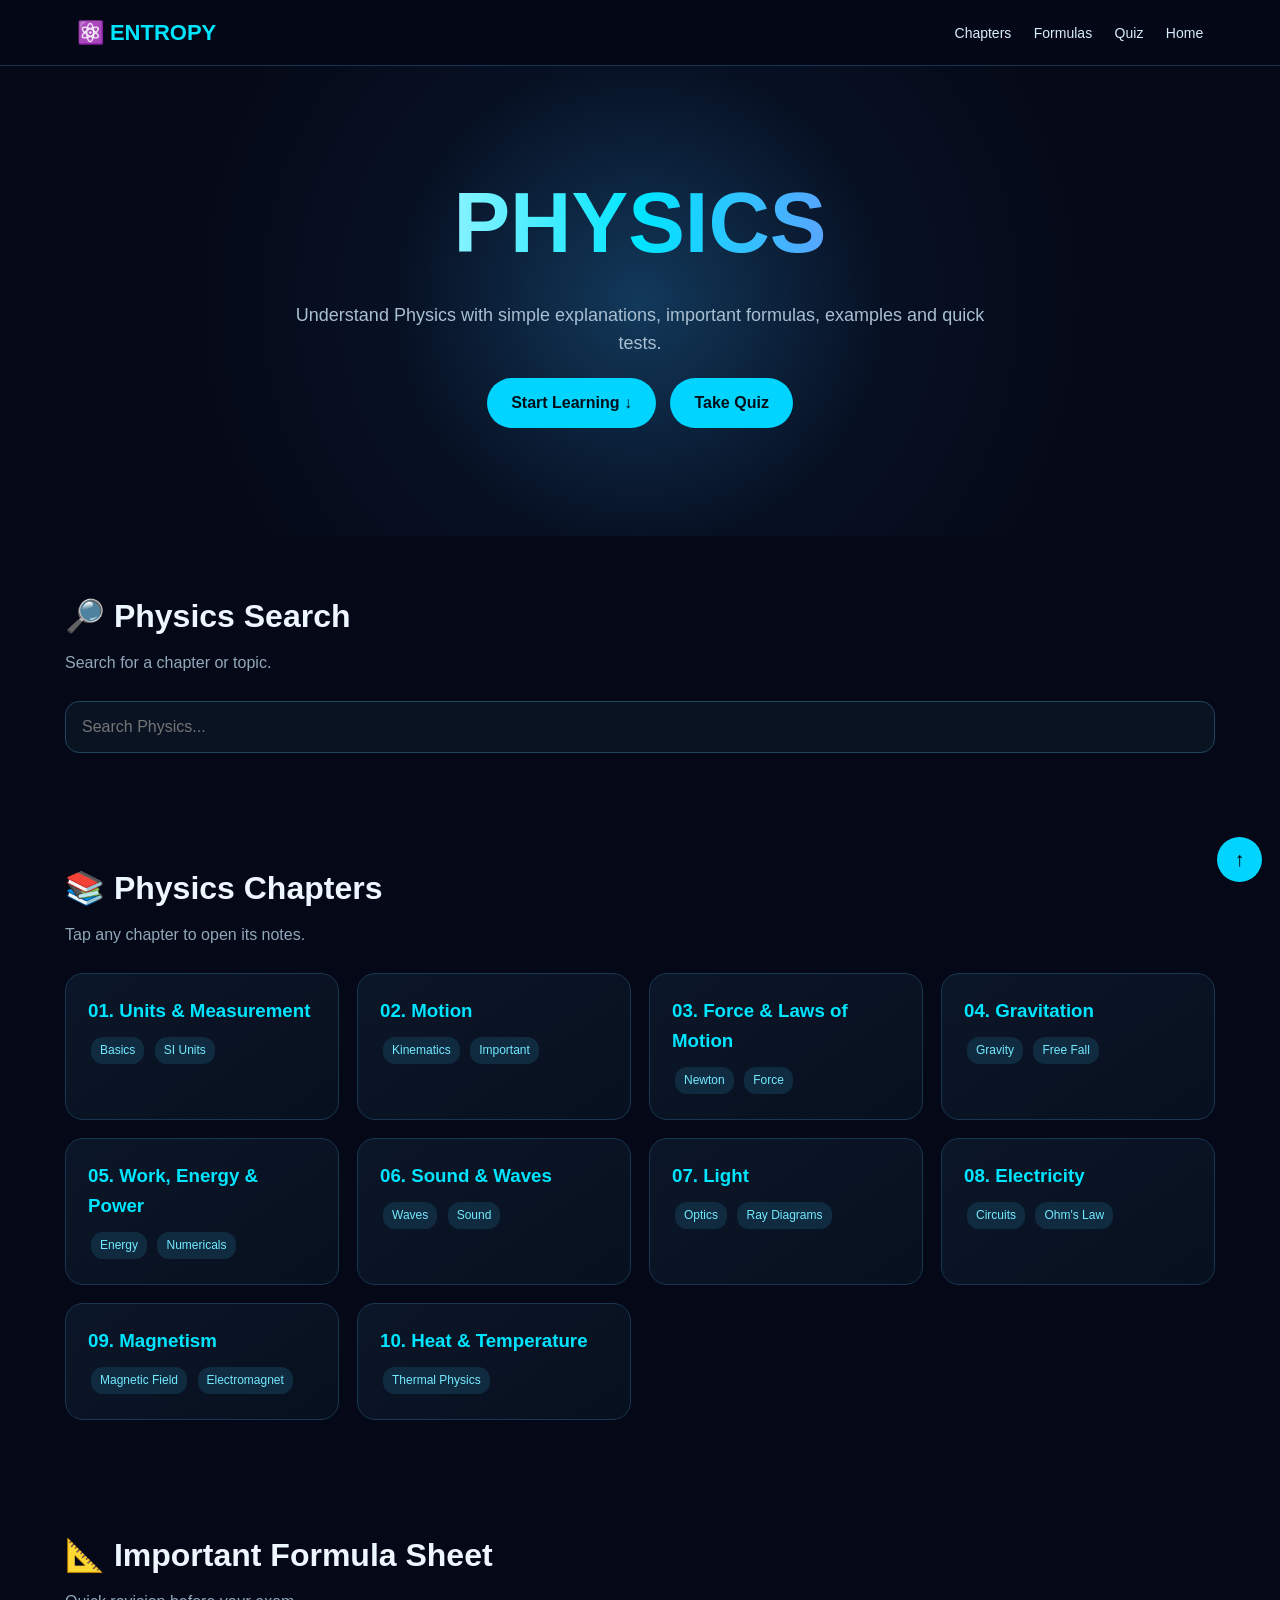
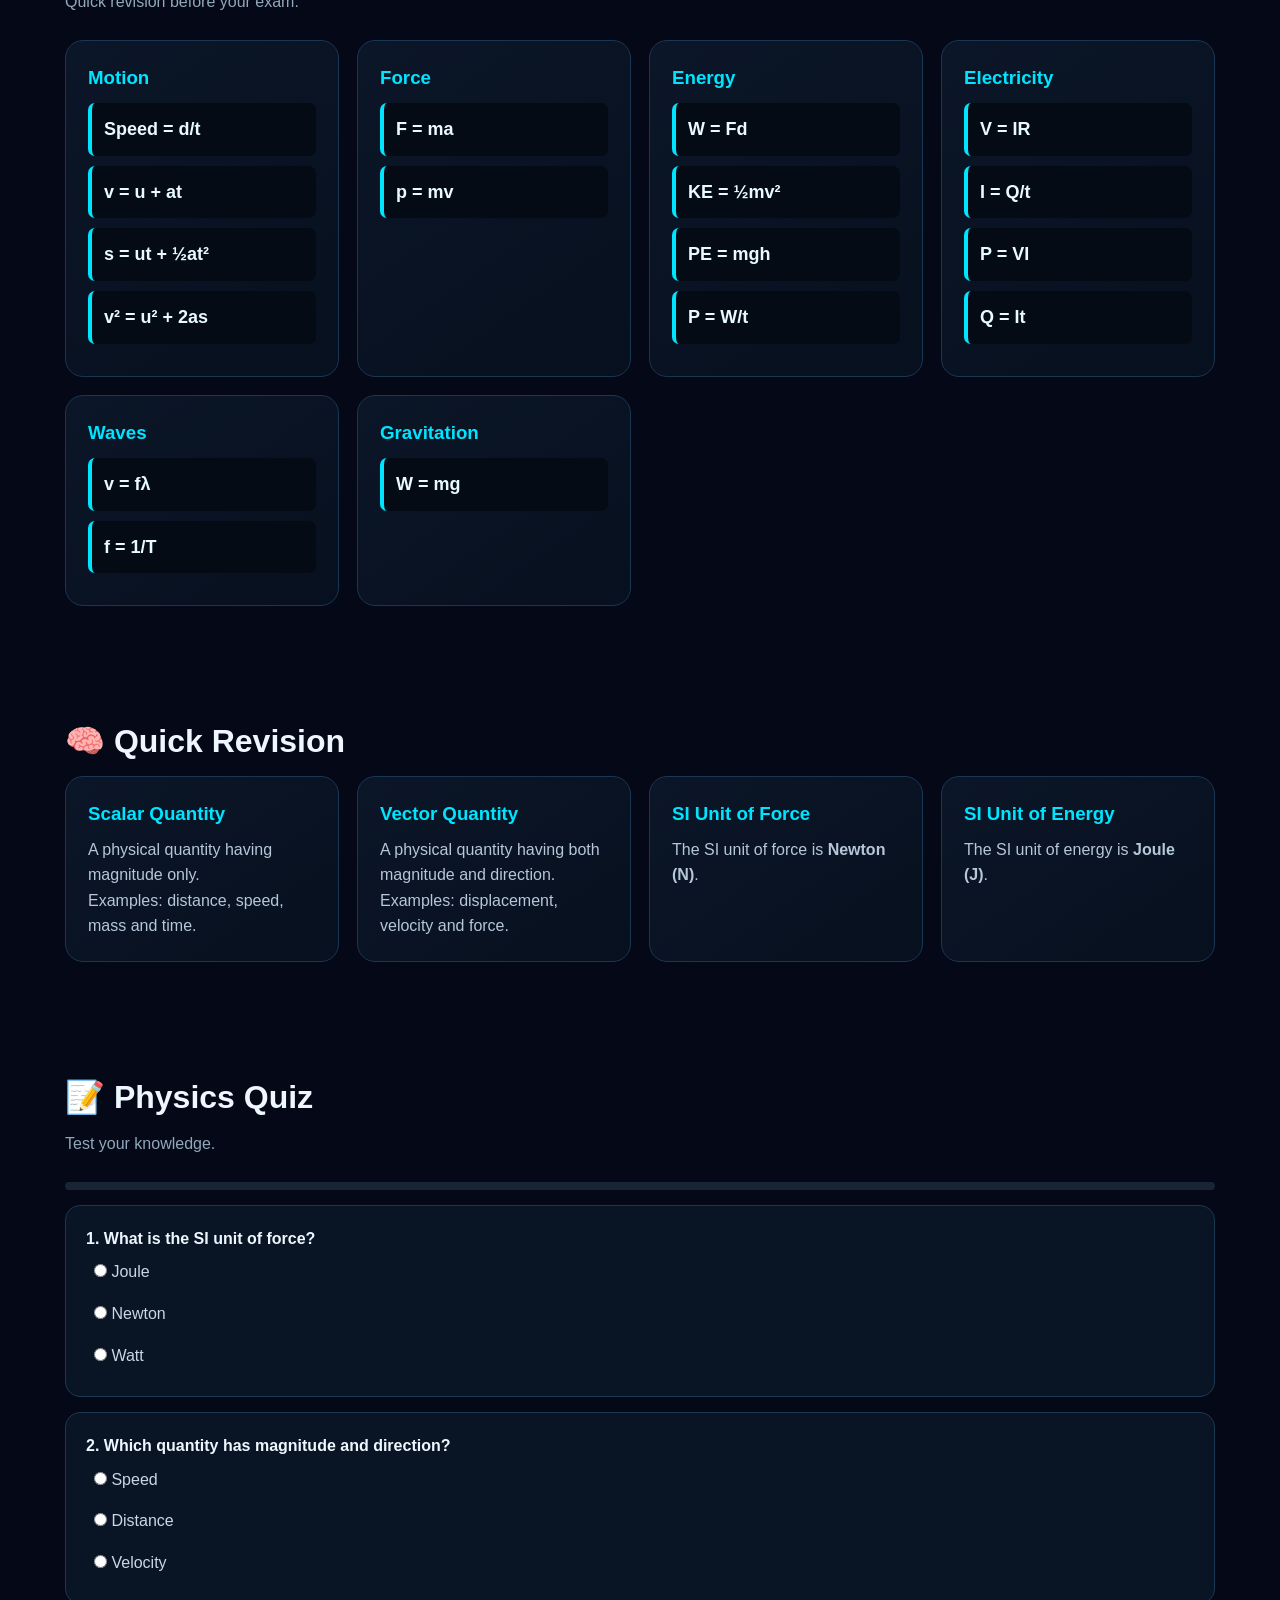
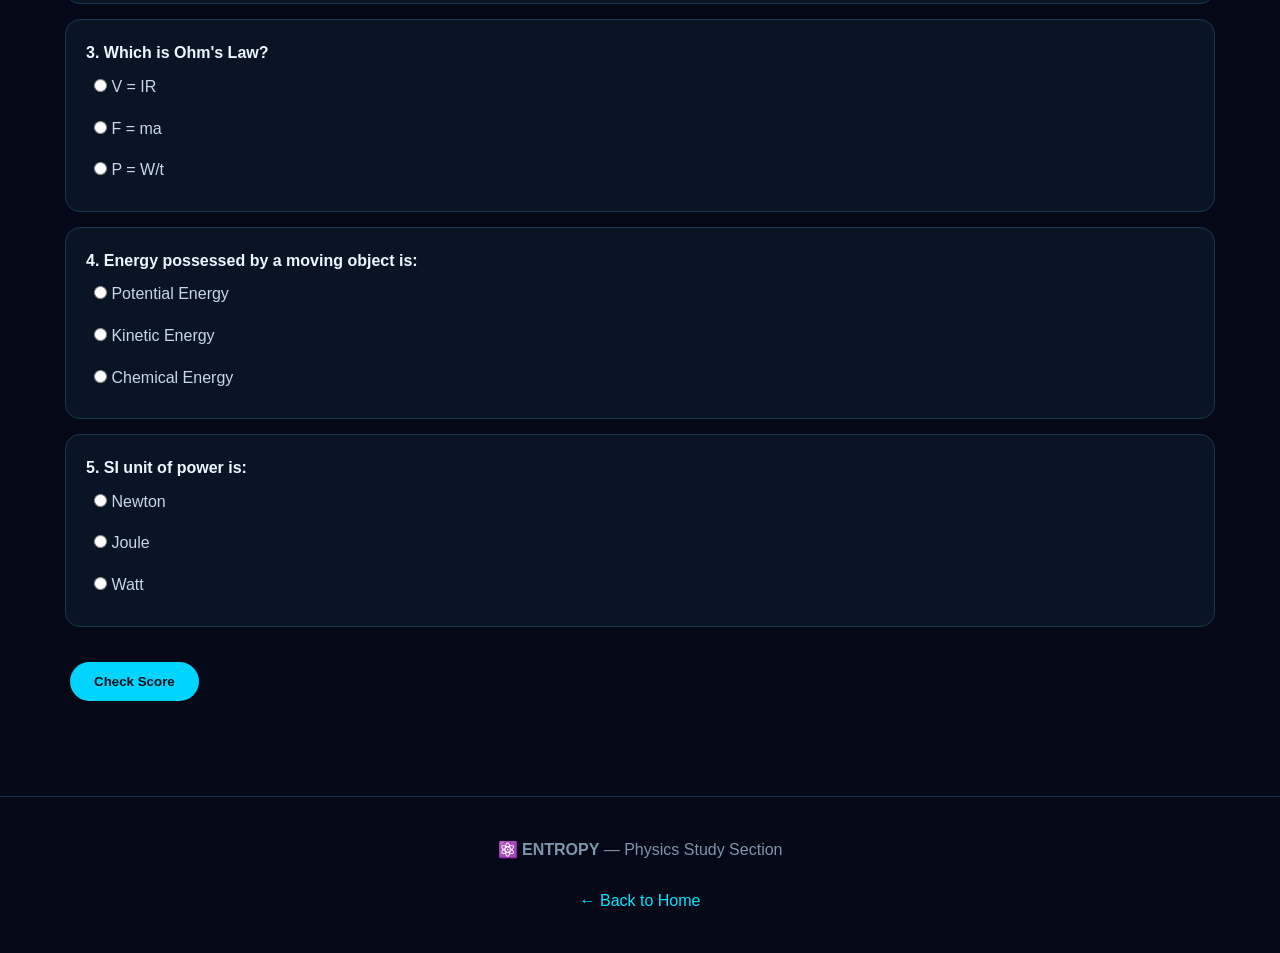
<file: physics.html>
<!DOCTYPE html>
<html lang="en">
<head>
<meta charset="UTF-8">
<meta name="viewport" content="width=device-width, initial-scale=1.0">

<title>Physics | ENTROPY</title>

<style>
*{
  margin:0;
  padding:0;
  box-sizing:border-box;
}

html{
  scroll-behavior:smooth;
}

body{
  font-family:Arial, sans-serif;
  background:#050816;
  color:#eef7ff;
  line-height:1.6;
}

/* NAVBAR */
nav{
  position:sticky;
  top:0;
  z-index:1000;
  padding:15px 6%;
  display:flex;
  justify-content:space-between;
  align-items:center;
  background:rgba(5,8,22,.94);
  backdrop-filter:blur(12px);
  border-bottom:1px solid #173452;
}

.logo{
  font-size:22px;
  font-weight:bold;
  color:#00e5ff;
}

nav a{
  color:#d8edff;
  text-decoration:none;
  margin-left:18px;
  font-size:14px;
}

nav a:hover{
  color:#00e5ff;
}

/* HERO */
.hero{
  min-height:470px;
  display:flex;
  align-items:center;
  justify-content:center;
  text-align:center;
  padding:70px 20px;
  background:
  radial-gradient(circle at center,#12395b 0%,#071124 35%,#050816 70%);
}

.hero h1{
  font-size:clamp(45px,9vw,85px);
  margin-bottom:10px;
  background:linear-gradient(90deg,#ffffff,#00e5ff,#a66cff);
  -webkit-background-clip:text;
  color:transparent;
}

.hero p{
  max-width:700px;
  margin:auto;
  color:#a9bfd2;
  font-size:18px;
}

.btn{
  display:inline-block;
  margin:20px 5px;
  padding:12px 24px;
  border-radius:30px;
  text-decoration:none;
  font-weight:bold;
  background:#00d4ff;
  color:#03101a;
  border:none;
  cursor:pointer;
}

.btn:hover{
  transform:translateY(-2px);
}

/* CONTAINER */
.container{
  width:92%;
  max-width:1150px;
  margin:auto;
}

section{
  padding:55px 0;
}

.section-title{
  font-size:32px;
  margin-bottom:8px;
}

.subtitle{
  color:#91a8bc;
  margin-bottom:25px;
}

/* SEARCH */
.search{
  width:100%;
  padding:16px;
  border-radius:14px;
  border:1px solid #24445f;
  background:#091322;
  color:white;
  font-size:16px;
  outline:none;
}

.search:focus{
  border-color:#00e5ff;
}

/* CARDS */
.grid{
  display:grid;
  grid-template-columns:repeat(auto-fit,minmax(250px,1fr));
  gap:18px;
}

.card{
  background:linear-gradient(145deg,#0b1628,#07101e);
  border:1px solid #193753;
  border-radius:18px;
  padding:22px;
  transition:.25s;
}

.card:hover{
  transform:translateY(-4px);
  border-color:#00e5ff;
  box-shadow:0 10px 30px rgba(0,229,255,.08);
}

.card h3{
  color:#00e5ff;
  margin-bottom:8px;
}

.card p{
  color:#b5c7d8;
}

/* CHAPTER */
.chapter{
  cursor:pointer;
}

.chapter-content{
  display:none;
  margin-top:15px;
  padding-top:15px;
  border-top:1px solid #1c354b;
  color:#bdccda;
}

.chapter.active .chapter-content{
  display:block;
}

.tag{
  display:inline-block;
  background:#102b40;
  color:#72eaff;
  padding:4px 9px;
  border-radius:12px;
  font-size:12px;
  margin:3px;
}

/* FORMULA */
.formula{
  background:#050b15;
  border-left:4px solid #00e5ff;
  padding:12px;
  margin:10px 0;
  border-radius:7px;
  font-size:18px;
  font-weight:bold;
  color:#e8faff;
}

/* NOTES */
.note{
  background:#0a1424;
  border:1px solid #1b3852;
  border-radius:15px;
  padding:20px;
  margin-top:15px;
}

.note strong{
  color:#00e5ff;
}

/* QUIZ */
.question{
  background:#091425;
  border:1px solid #1b3852;
  padding:20px;
  border-radius:15px;
  margin:15px 0;
}

.question label{
  display:block;
  padding:8px;
  color:#c9d8e5;
  cursor:pointer;
}

.question label:hover{
  color:#00e5ff;
}

.result{
  font-size:20px;
  color:#00e5ff;
  font-weight:bold;
  margin-top:20px;
}

/* PROGRESS */
.progress{
  width:100%;
  height:8px;
  background:#172537;
  border-radius:10px;
  overflow:hidden;
  margin:15px 0;
}

.progress-bar{
  width:0%;
  height:100%;
  background:#00e5ff;
  transition:.4s;
}

/* FOOTER */
footer{
  text-align:center;
  padding:40px 20px;
  border-top:1px solid #18344c;
  color:#7f96aa;
}

footer a{
  color:#00e5ff;
  text-decoration:none;
}

/* TOP BUTTON */
.top{
  position:fixed;
  right:18px;
  bottom:18px;
  width:45px;
  height:45px;
  border:none;
  border-radius:50%;
  background:#00d4ff;
  cursor:pointer;
  font-size:20px;
}

/* MOBILE */
@media(max-width:650px){

  nav{
    padding:14px;
  }

  nav div:last-child{
    display:none;
  }

  .hero{
    min-height:400px;
  }

  section{
    padding:40px 0;
  }

  .section-title{
    font-size:27px;
  }
}
</style>
</head>

<body>

<!-- NAVBAR -->
<nav>

<div class="logo">⚛️ ENTROPY</div>

<div>
<a href="#chapters">Chapters</a>
<a href="#formulas">Formulas</a>
<a href="#quiz">Quiz</a>
<a href="index.html">Home</a>
</div>

</nav>


<!-- HERO -->
<header class="hero">

<div>

<h1>PHYSICS</h1>

<p>
Understand Physics with simple explanations,
important formulas, examples and quick tests.
</p>

<a href="#chapters" class="btn">
Start Learning ↓
</a>

<a href="#quiz" class="btn">
Take Quiz
</a>

</div>

</header>


<main class="container">


<!-- SEARCH -->
<section>

<h2 class="section-title">
🔎 Physics Search
</h2>

<p class="subtitle">
Search for a chapter or topic.
</p>

<input
type="text"
id="search"
class="search"
placeholder="Search Physics...">

</section>


<!-- CHAPTERS -->
<section id="chapters">

<h2 class="section-title">
📚 Physics Chapters
</h2>

<p class="subtitle">
Tap any chapter to open its notes.
</p>


<div class="grid" id="chapterGrid">


<!-- 1 -->
<div class="card chapter" data-search="units measurement si units">

<h3>01. Units & Measurement</h3>

<span class="tag">Basics</span>
<span class="tag">SI Units</span>

<div class="chapter-content">

<p>
Measurement is the comparison of an unknown physical quantity
with a known standard quantity.
</p>

<div class="formula">
SI Unit of Length = metre (m)
</div>

<div class="formula">
SI Unit of Mass = kilogram (kg)
</div>

<div class="formula">
SI Unit of Time = second (s)
</div>

<p>
Other important SI units include ampere, kelvin, mole and candela.
</p>

</div>

</div>


<!-- 2 -->
<div class="card chapter" data-search="motion distance displacement speed velocity acceleration">

<h3>02. Motion</h3>

<span class="tag">Kinematics</span>
<span class="tag">Important</span>

<div class="chapter-content">

<p>
Motion means a change in position of an object with time.
</p>

<p>
<b>Distance:</b> Total path travelled.
</p>

<p>
<b>Displacement:</b> Shortest distance from initial to final position,
with direction.
</p>

<div class="formula">
Speed = Distance / Time
</div>

<div class="formula">
Velocity = Displacement / Time
</div>

<div class="formula">
a = (v − u) / t
</div>

<div class="formula">
v = u + at
</div>

<div class="formula">
s = ut + ½at²
</div>

<div class="formula">
v² = u² + 2as
</div>

</div>

</div>


<!-- 3 -->
<div class="card chapter" data-search="force newton laws inertia momentum">

<h3>03. Force & Laws of Motion</h3>

<span class="tag">Newton</span>
<span class="tag">Force</span>

<div class="chapter-content">

<p>
Force is a push or pull that can change the state of motion
of an object.
</p>

<p>
Newton's First Law explains inertia.
</p>

<p>
Newton's Second Law connects force, mass and acceleration.
</p>

<p>
Newton's Third Law states that forces occur in action-reaction pairs.
</p>

<div class="formula">
F = ma
</div>

<div class="formula">
Momentum = mv
</div>

</div>

</div>


<!-- 4 -->
<div class="card chapter" data-search="gravitation gravity mass weight free fall">

<h3>04. Gravitation</h3>

<span class="tag">Gravity</span>
<span class="tag">Free Fall</span>

<div class="chapter-content">

<p>
Every object attracts every other object due to gravitational force.
</p>

<p>
Near Earth's surface, acceleration due to gravity is approximately
9.8 m/s².
</p>

<div class="formula">
Weight = mg
</div>

<p>
Mass remains the same at different places, while weight can change
with gravitational field strength.
</p>

</div>

</div>


<!-- 5 -->
<div class="card chapter" data-search="work energy power kinetic potential">

<h3>05. Work, Energy & Power</h3>

<span class="tag">Energy</span>
<span class="tag">Numericals</span>

<div class="chapter-content">

<p>
Work is done when a force causes displacement.
</p>

<div class="formula">
W = Fd cosθ
</div>

<div class="formula">
KE = ½mv²
</div>

<div class="formula">
PE = mgh
</div>

<div class="formula">
Power = Work / Time
</div>

<p>
Energy is the capacity to do work.
Power tells us how quickly work is done.
</p>

</div>

</div>


<!-- 6 -->
<div class="card chapter" data-search="sound waves frequency wavelength amplitude">

<h3>06. Sound & Waves</h3>

<span class="tag">Waves</span>
<span class="tag">Sound</span>

<div class="chapter-content">

<p>
Sound is produced by vibrating objects and normally requires
a material medium for propagation.
</p>

<p>
Frequency determines pitch, while amplitude is related to loudness.
</p>

<div class="formula">
v = fλ
</div>

<div class="formula">
f = 1/T
</div>

</div>

</div>


<!-- 7 -->
<div class="card chapter" data-search="light reflection refraction mirror lens optics">

<h3>07. Light</h3>

<span class="tag">Optics</span>
<span class="tag">Ray Diagrams</span>

<div class="chapter-content">

<p>
Reflection is the bouncing back of light from a surface.
</p>

<p>
The angle of incidence is equal to the angle of reflection.
</p>

<div class="formula">
Angle of incidence = Angle of reflection
</div>

<p>
Refraction is the change in direction of light when it travels
between different media.
</p>

<div class="formula">
1/f = 1/v + 1/u
</div>

</div>

</div>


<!-- 8 -->
<div class="card chapter" data-search="electricity current voltage resistance ohm circuit">

<h3>08. Electricity</h3>

<span class="tag">Circuits</span>
<span class="tag">Ohm's Law</span>

<div class="chapter-content">

<p>
Electric current is the rate of flow of electric charge.
</p>

<div class="formula">
I = Q/t
</div>

<div class="formula">
V = IR
</div>

<div class="formula">
P = VI
</div>

<div class="formula">
Q = It
</div>

<p>
Ohm's law relates potential difference, current and resistance.
</p>

</div>

</div>


<!-- 9 -->
<div class="card chapter" data-search="magnetism magnetic field electromagnet">

<h3>09. Magnetism</h3>

<span class="tag">Magnetic Field</span>
<span class="tag">Electromagnet</span>

<div class="chapter-content">

<p>
A magnetic field is the region around a magnet or current-carrying
conductor where magnetic effects can be observed.
</p>

<p>
Electric current can produce a magnetic field.
</p>

<div class="note">

<strong>Remember:</strong>

The magnetic field around a straight current-carrying conductor
forms circular field lines around the conductor.

</div>

</div>

</div>


<!-- 10 -->
<div class="card chapter" data-search="heat temperature conduction convection radiation">

<h3>10. Heat & Temperature</h3>

<span class="tag">Thermal Physics</span>

<div class="chapter-content">

<p>
Heat is energy transferred because of a temperature difference.
</p>

<p>
There are three major modes of heat transfer:
</p>

<div class="note">
<strong>Conduction:</strong> Transfer through direct contact.
</div>

<div class="note">
<strong>Convection:</strong> Transfer through movement of fluids.
</div>

<div class="note">
<strong>Radiation:</strong> Transfer through electromagnetic waves.
</div>

</div>

</div>


</div>

</section>


<!-- FORMULAS -->
<section id="formulas">

<h2 class="section-title">
📐 Important Formula Sheet
</h2>

<p class="subtitle">
Quick revision before your exam.
</p>


<div class="grid">

<div class="card">

<h3>Motion</h3>

<div class="formula">
Speed = d/t
</div>

<div class="formula">
v = u + at
</div>

<div class="formula">
s = ut + ½at²
</div>

<div class="formula">
v² = u² + 2as
</div>

</div>


<div class="card">

<h3>Force</h3>

<div class="formula">
F = ma
</div>

<div class="formula">
p = mv
</div>

</div>


<div class="card">

<h3>Energy</h3>

<div class="formula">
W = Fd
</div>

<div class="formula">
KE = ½mv²
</div>

<div class="formula">
PE = mgh
</div>

<div class="formula">
P = W/t
</div>

</div>


<div class="card">

<h3>Electricity</h3>

<div class="formula">
V = IR
</div>

<div class="formula">
I = Q/t
</div>

<div class="formula">
P = VI
</div>

<div class="formula">
Q = It
</div>

</div>


<div class="card">

<h3>Waves</h3>

<div class="formula">
v = fλ
</div>

<div class="formula">
f = 1/T
</div>

</div>


<div class="card">

<h3>Gravitation</h3>

<div class="formula">
W = mg
</div>

</div>

</div>

</section>


<!-- REVISION -->
<section>

<h2 class="section-title">
🧠 Quick Revision
</h2>

<div class="grid">

<div class="card">

<h3>Scalar Quantity</h3>

<p>
A physical quantity having magnitude only.
</p>

<p>
Examples: distance, speed, mass and time.
</p>

</div>


<div class="card">

<h3>Vector Quantity</h3>

<p>
A physical quantity having both magnitude and direction.
</p>

<p>
Examples: displacement, velocity and force.
</p>

</div>


<div class="card">

<h3>SI Unit of Force</h3>

<p>
The SI unit of force is <b>Newton (N)</b>.
</p>

</div>


<div class="card">

<h3>SI Unit of Energy</h3>

<p>
The SI unit of energy is <b>Joule (J)</b>.
</p>

</div>

</div>

</section>


<!-- QUIZ -->
<section id="quiz">

<h2 class="section-title">
📝 Physics Quiz
</h2>

<p class="subtitle">
Test your knowledge.
</p>

<div class="progress">
<div class="progress-bar" id="progressBar"></div>
</div>


<form id="quizForm">


<div class="question">

<b>1. What is the SI unit of force?</b>

<label>
<input type="radio" name="q1" value="a">
Joule
</label>

<label>
<input type="radio" name="q1" value="b">
Newton
</label>

<label>
<input type="radio" name="q1" value="c">
Watt
</label>

</div>


<div class="question">

<b>2. Which quantity has magnitude and direction?</b>

<label>
<input type="radio" name="q2" value="a">
Speed
</label>

<label>
<input type="radio" name="q2" value="b">
Distance
</label>

<label>
<input type="radio" name="q2" value="c">
Velocity
</label>

</div>


<div class="question">

<b>3. Which is Ohm's Law?</b>

<label>
<input type="radio" name="q3" value="a">
V = IR
</label>

<label>
<input type="radio" name="q3" value="b">
F = ma
</label>

<label>
<input type="radio" name="q3" value="c">
P = W/t
</label>

</div>


<div class="question">

<b>4. Energy possessed by a moving object is:</b>

<label>
<input type="radio" name="q4" value="a">
Potential Energy
</label>

<label>
<input type="radio" name="q4" value="b">
Kinetic Energy
</label>

<label>
<input type="radio" name="q4" value="c">
Chemical Energy
</label>

</div>


<div class="question">

<b>5. SI unit of power is:</b>

<label>
<input type="radio" name="q5" value="a">
Newton
</label>

<label>
<input type="radio" name="q5" value="b">
Joule
</label>

<label>
<input type="radio" name="q5" value="c">
Watt
</label>

</div>


<button
type="button"
class="btn"
onclick="checkQuiz()">

Check Score

</button>


<div id="result" class="result"></div>

</form>

</section>

</main>


<!-- FOOTER -->
<footer>

⚛️ <b>ENTROPY</b> — Physics Study Section

<br><br>

<a href="index.html">
← Back to Home
</a>

</footer>


<button
class="top"
onclick="window.scrollTo({top:0,behavior:'smooth'})">

↑

</button>


<script>

/* CHAPTER OPEN/CLOSE */

document.querySelectorAll(".chapter").forEach(function(chapter){

chapter.addEventListener("click",function(){

this.classList.toggle("active");

});

});


/* SEARCH */

document.getElementById("search").addEventListener("input",function(){

let searchText=this.value.toLowerCase();

document.querySelectorAll(".chapter").forEach(function(chapter){

let text=chapter.innerText.toLowerCase();

if(text.includes(searchText)){

chapter.style.display="block";

}else{

chapter.style.display="none";

}

});

});


/* QUIZ */

function checkQuiz(){

let answers={
q1:"b",
q2:"c",
q3:"a",
q4:"b",
q5:"c"
};

let score=0;

for(let question in answers){

let selected=document.querySelector(
'input[name="'+question+'"]:checked'
);

if(selected && selected.value===answers[question]){

score++;

}

}


let percentage=(score/5)*100;

document.getElementById("progressBar").style.width=
percentage+"%";


let message="";

if(score===5){

message="🏆 Excellent! Perfect Score — 5/5";

}else if(score>=3){

message="👏 Good Job! Your Score: "+score+"/5";

}else{

message="📚 Keep Practising! Your Score: "+score+"/5";

}


document.getElementById("result").innerHTML=message;

}

</script>

</body>
  </html>
</file>
